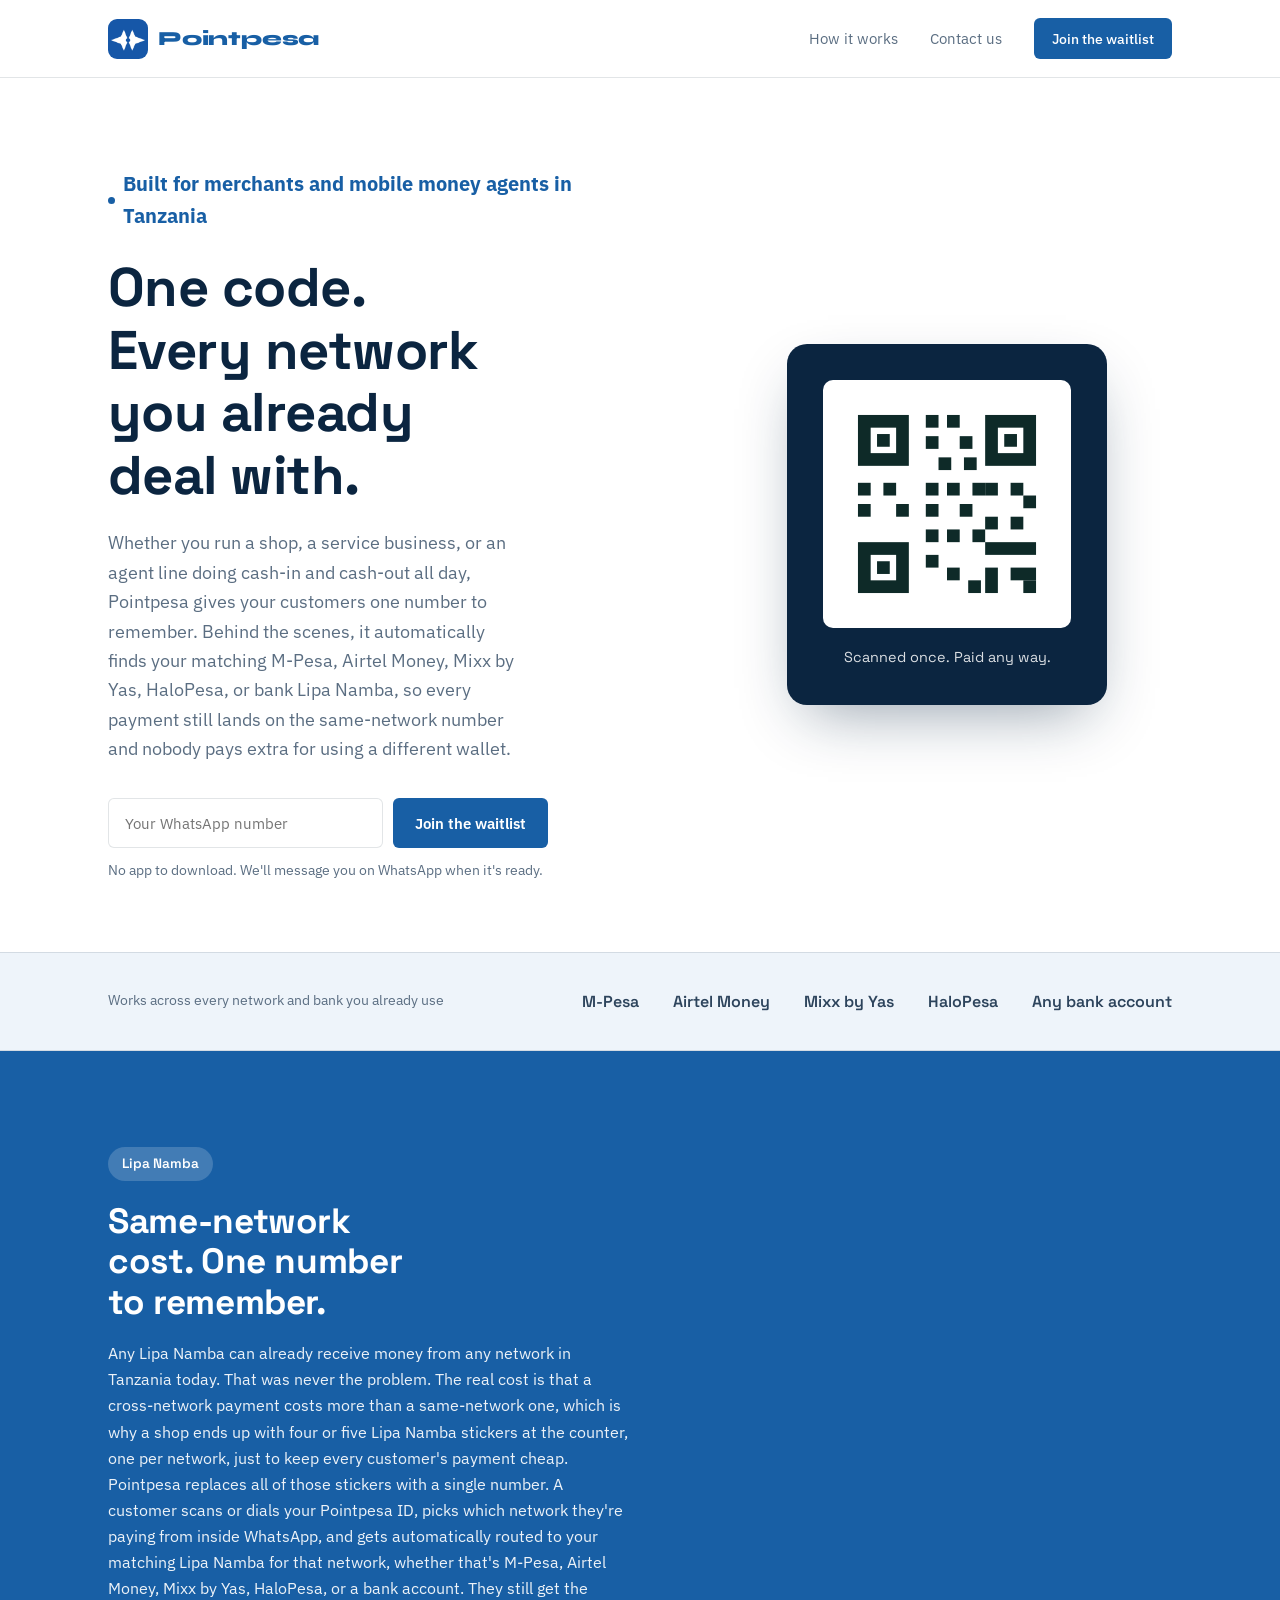
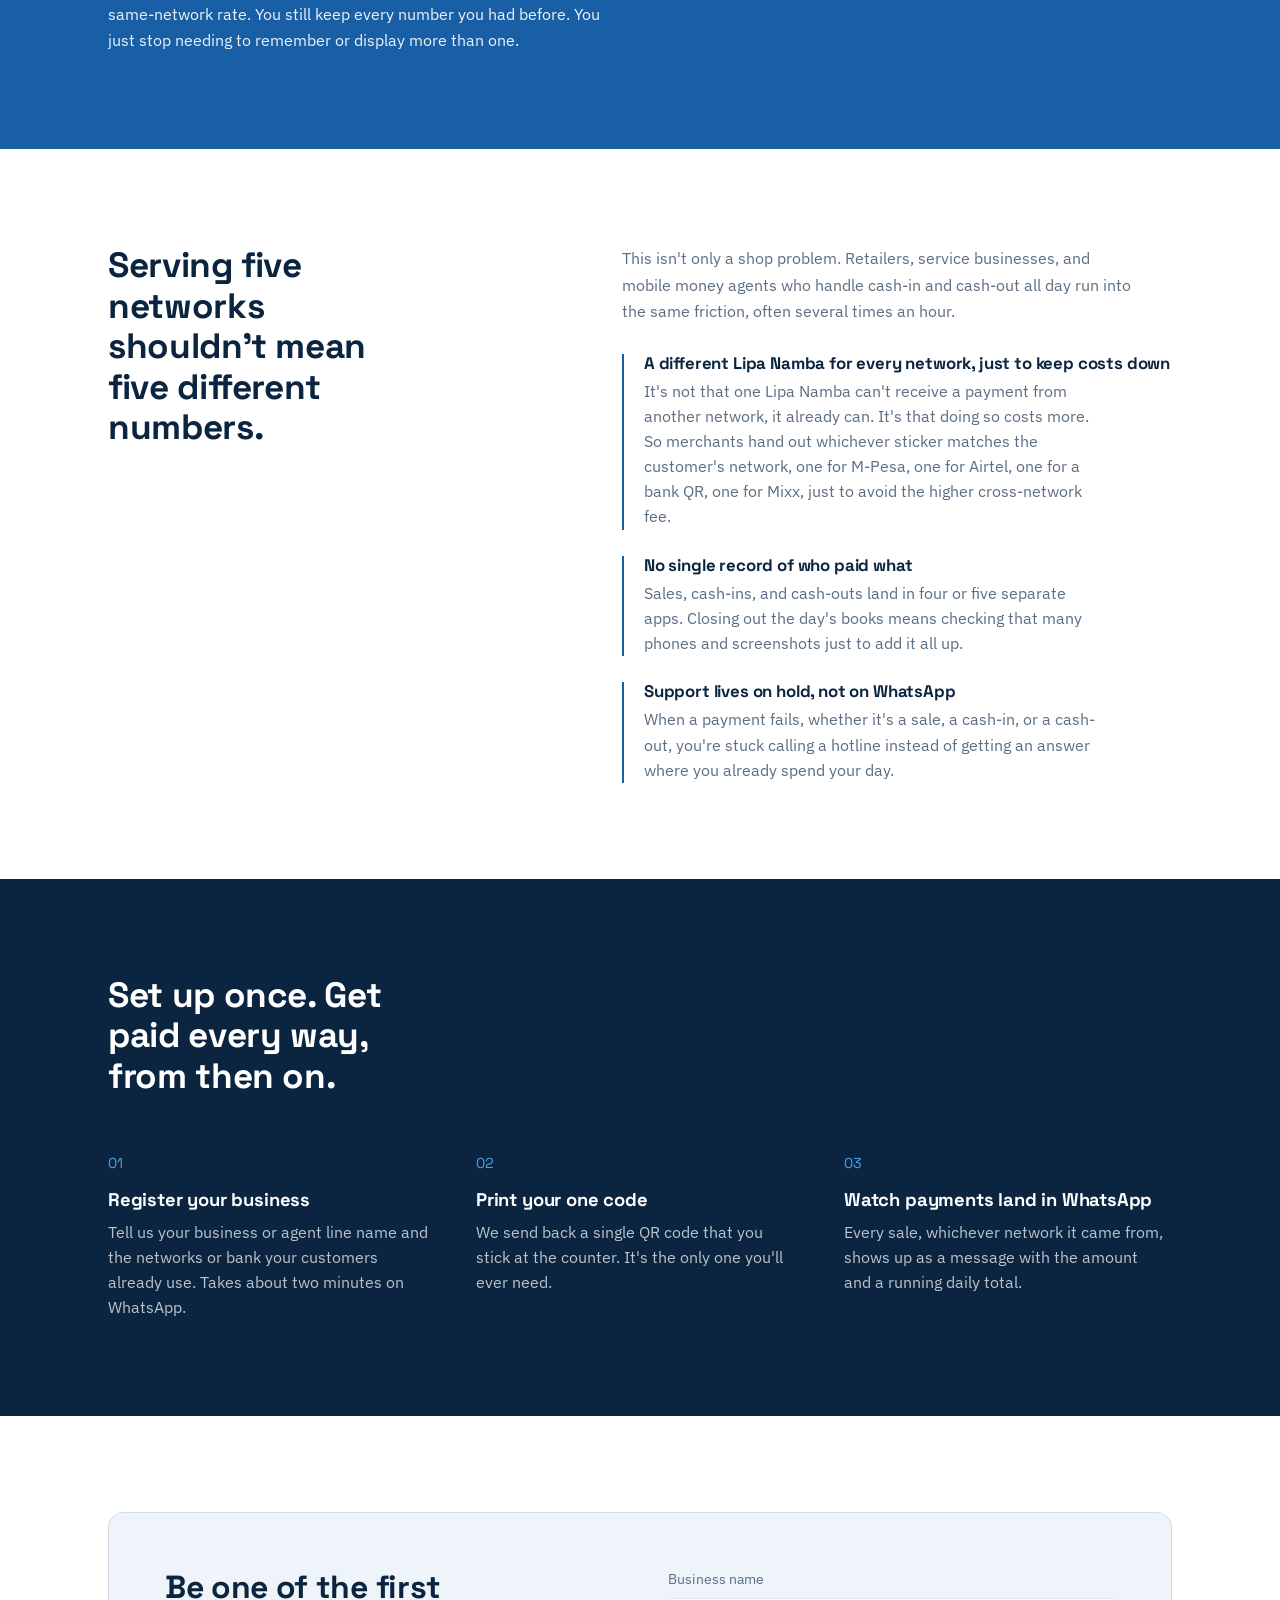
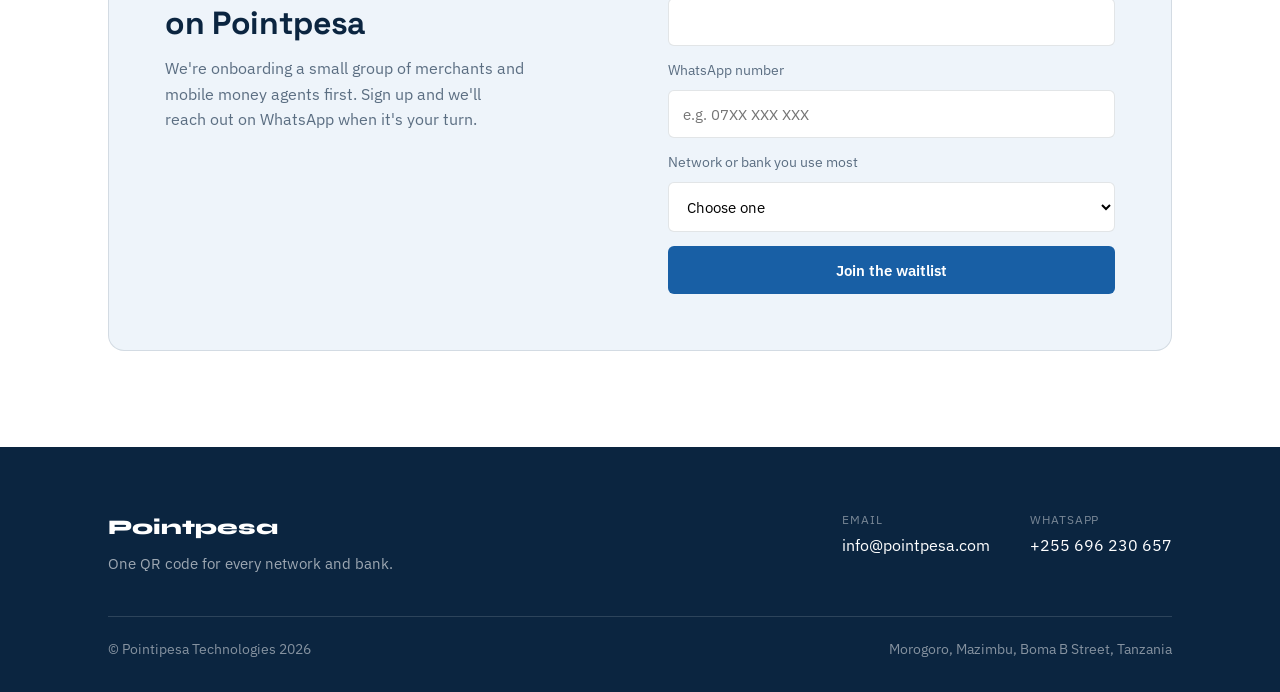
<file: index.html>
<!DOCTYPE html>
<html lang="en">
<head>
<meta charset="UTF-8">
<meta name="viewport" content="width=device-width, initial-scale=1.0">
<title>Pointpesa: One QR code for every network and bank</title>
<meta name="description" content="Pointpesa gives merchants and mobile money agents in Tanzania one number that automatically routes to the right M-Pesa, Airtel Money, Mixx by Yas, HaloPesa, or bank Lipa Namba, keeping same-network rates with sales confirmed straight in WhatsApp.">
<meta name="robots" content="index, follow">
<link rel="canonical" href="https://pointpesa.com/">

<!-- Open Graph / social sharing -->
<meta property="og:type" content="website">
<meta property="og:url" content="https://pointpesa.com/">
<meta property="og:title" content="Pointpesa: One QR code for every network and bank">
<meta property="og:description" content="One number that automatically routes to your matching M-Pesa, Airtel Money, Mixx by Yas, HaloPesa, or bank Lipa Namba, so every payment keeps the same-network rate.">
<meta property="og:image" content="https://pointpesa.com/assets/logo.png">
<meta property="og:locale" content="en_TZ">
<meta name="twitter:card" content="summary">
<meta name="twitter:title" content="Pointpesa: One QR code for every network and bank">
<meta name="twitter:description" content="One number that routes to your matching Lipa Namba on any network or bank, so every payment keeps the same-network rate.">
<meta name="twitter:image" content="https://pointpesa.com/assets/logo.png">

<!-- Structured data for search engines -->
<script type="application/ld+json">
{
  "@context": "https://schema.org",
  "@type": "Organization",
  "name": "Pointpesa",
  "legalName": "Pointipesa Technologies",
  "url": "https://pointpesa.com/",
  "logo": "https://pointpesa.com/assets/logo.png",
  "description": "WhatsApp-native payment routing for merchants and mobile money agents in Tanzania, giving customers one number that automatically finds the matching same-network Lipa Namba.",
  "address": {
    "@type": "PostalAddress",
    "streetAddress": "Boma B, Mazimbu",
    "addressLocality": "Morogoro",
    "addressCountry": "TZ"
  },
  "areaServed": "TZ"
}
</script>

<link rel="preconnect" href="https://fonts.googleapis.com">
<link rel="preconnect" href="https://fonts.gstatic.com" crossorigin>
<link href="https://fonts.googleapis.com/css2?family=Space+Grotesk:wght@400;500;600;700&family=Syne:wght@700;800&family=IBM+Plex+Sans:wght@400;500;600&display=swap" rel="stylesheet">
<link rel="stylesheet" href="style.css">
<link rel="icon" href="assets/logo.png">
</head>
<body>

<header>
  <div class="wrap">
    <div class="brand"><img src="assets/logo.png" alt="Pointpesa logo" class="logo-mark"><span class="brand-name">Pointpesa</span></div>
    <nav>
      <a href="#how">How it works</a>
      <a href="#contact">Contact us</a>
      <a href="#waitlist" class="nav-cta">Join the waitlist</a>
    </nav>
  </div>
</header>

<section class="hero">
  <div class="wrap">
    <div>
      <div class="eyebrow-tag"><span class="pip"></span><span class="eyebrow-text">Built for merchants and mobile money agents in Tanzania</span></div>
      <h1>One code. Every network you already deal with.</h1>
      <p class="lead">Whether you run a shop, a service business, or an agent line doing cash-in and cash-out all day, Pointpesa gives your customers one number to remember. Behind the scenes, it automatically finds your matching M-Pesa, Airtel Money, Mixx by Yas, HaloPesa, or bank Lipa Namba, so every payment still lands on the same-network number and nobody pays extra for using a different wallet.</p>
      <form class="hero-form" id="heroForm">
        <input type="text" placeholder="Your WhatsApp number" aria-label="WhatsApp number" required>
        <button type="submit" class="btn-primary">Join the waitlist</button>
      </form>
      <p class="hero-note">No app to download. We'll message you on WhatsApp when it's ready.</p>
    </div>
    <div class="qr-stage">
      <div class="qr-card">
        <div class="qr-grid">
          <svg viewBox="0 0 100 100" width="100%" height="100%">
            <rect width="100" height="100" fill="#fff"/>
            <g fill="#0E2A28">
              <rect x="8" y="8" width="24" height="24"/>
              <rect x="14" y="14" width="12" height="12" fill="#fff"/>
              <rect x="17" y="17" width="6" height="6"/>
              <rect x="68" y="8" width="24" height="24"/>
              <rect x="74" y="14" width="12" height="12" fill="#fff"/>
              <rect x="77" y="17" width="6" height="6"/>
              <rect x="8" y="68" width="24" height="24"/>
              <rect x="14" y="74" width="12" height="12" fill="#fff"/>
              <rect x="17" y="77" width="6" height="6"/>
              <rect x="40" y="8" width="6" height="6"/><rect x="50" y="8" width="6" height="6"/>
              <rect x="40" y="18" width="6" height="6"/><rect x="56" y="18" width="6" height="6"/>
              <rect x="46" y="28" width="6" height="6"/><rect x="58" y="28" width="6" height="6"/>
              <rect x="40" y="40" width="6" height="6"/><rect x="50" y="40" width="6" height="6"/><rect x="62" y="40" width="6" height="6"/>
              <rect x="8" y="40" width="6" height="6"/><rect x="20" y="40" width="6" height="6"/>
              <rect x="40" y="50" width="6" height="6"/><rect x="56" y="50" width="6" height="6"/>
              <rect x="8" y="50" width="6" height="6"/><rect x="26" y="50" width="6" height="6"/>
              <rect x="40" y="62" width="6" height="6"/><rect x="50" y="62" width="6" height="6"/><rect x="62" y="62" width="6" height="6"/>
              <rect x="68" y="40" width="6" height="6"/><rect x="80" y="40" width="6" height="6"/><rect x="86" y="46" width="6" height="6"/>
              <rect x="68" y="56" width="6" height="6"/><rect x="80" y="56" width="6" height="6"/>
              <rect x="68" y="68" width="24" height="6"/><rect x="68" y="80" width="6" height="12"/>
              <rect x="80" y="80" width="12" height="6"/><rect x="86" y="86" width="6" height="6"/>
              <rect x="40" y="74" width="6" height="6"/><rect x="50" y="80" width="6" height="6"/><rect x="60" y="86" width="6" height="6"/>
            </g>
          </svg>
        </div>
        <p class="qr-caption">Scanned once. Paid any way.</p>
      </div>
    </div>
  </div>
</section>

<div class="networks">
  <div class="wrap">
    <span class="networks-label">Works across every network and bank you already use</span>
    <div class="network-list">
      <span>M-Pesa</span><span>Airtel Money</span><span>Mixx by Yas</span><span>HaloPesa</span><span>Any bank account</span>
    </div>
  </div>
</div>

<section class="lipanamba">
  <div class="wrap">
    <div class="lipanamba-inner">
      <div class="lipanamba-badge">Lipa Namba</div>
      <h2>Same-network cost. One number to remember.</h2>
      <p>Any Lipa Namba can already receive money from any network in Tanzania today. That was never the problem. The real cost is that a cross-network payment costs more than a same-network one, which is why a shop ends up with four or five Lipa Namba stickers at the counter, one per network, just to keep every customer's payment cheap.</p>
      <p>Pointpesa replaces all of those stickers with a single number. A customer scans or dials your Pointpesa ID, picks which network they're paying from inside WhatsApp, and gets automatically routed to your matching Lipa Namba for that network, whether that's M-Pesa, Airtel Money, Mixx by Yas, HaloPesa, or a bank account. They still get the same-network rate. You still keep every number you had before. You just stop needing to remember or display more than one.</p>
    </div>
  </div>
</section>

<section class="problem">
  <div class="wrap">
    <h2>Serving five networks shouldn't mean five different numbers.</h2>
    <div class="problem-points">
      <p class="section-lead">This isn't only a shop problem. Retailers, service businesses, and mobile money agents who handle cash-in and cash-out all day run into the same friction, often several times an hour.</p>
      <div class="problem-point">
        <h3>A different Lipa Namba for every network, just to keep costs down</h3>
        <p>It's not that one Lipa Namba can't receive a payment from another network, it already can. It's that doing so costs more. So merchants hand out whichever sticker matches the customer's network, one for M-Pesa, one for Airtel, one for a bank QR, one for Mixx, just to avoid the higher cross-network fee.</p>
      </div>
      <div class="problem-point">
        <h3>No single record of who paid what</h3>
        <p>Sales, cash-ins, and cash-outs land in four or five separate apps. Closing out the day's books means checking that many phones and screenshots just to add it all up.</p>
      </div>
      <div class="problem-point">
        <h3>Support lives on hold, not on WhatsApp</h3>
        <p>When a payment fails, whether it's a sale, a cash-in, or a cash-out, you're stuck calling a hotline instead of getting an answer where you already spend your day.</p>
      </div>
    </div>
  </div>
</section>

<section class="how" id="how">
  <div class="wrap">
    <h2>Set up once. Get paid every way, from then on.</h2>
    <div class="how-steps">
      <div>
        <div class="step-num">01</div>
        <h3>Register your business</h3>
        <p>Tell us your business or agent line name and the networks or bank your customers already use. Takes about two minutes on WhatsApp.</p>
      </div>
      <div>
        <div class="step-num">02</div>
        <h3>Print your one code</h3>
        <p>We send back a single QR code that you stick at the counter. It's the only one you'll ever need.</p>
      </div>
      <div>
        <div class="step-num">03</div>
        <h3>Watch payments land in WhatsApp</h3>
        <p>Every sale, whichever network it came from, shows up as a message with the amount and a running daily total.</p>
      </div>
    </div>
  </div>
</section>

<section id="waitlist">
  <div class="wrap">
    <div class="waitlist">
      <div class="waitlist-inner">
        <div>
          <h2>Be one of the first on Pointpesa</h2>
          <p class="sub">We're onboarding a small group of merchants and mobile money agents first. Sign up and we'll reach out on WhatsApp when it's your turn.</p>
        </div>
        <form class="form-grid" id="waitlistForm">
          <div class="form-row">
            <label for="bizName">Business name</label>
            <input type="text" id="bizName" required>
          </div>
          <div class="form-row">
            <label for="waNumber">WhatsApp number</label>
            <input type="text" id="waNumber" placeholder="e.g. 07XX XXX XXX" required>
          </div>
          <div class="form-row">
            <label for="network">Network or bank you use most</label>
            <select id="network" required>
              <option value="" disabled selected>Choose one</option>
              <option>M-Pesa</option>
              <option>Airtel Money</option>
              <option>Mixx by Yas</option>
              <option>HaloPesa</option>
              <option>A bank account</option>
            </select>
          </div>
          <button type="submit" class="btn-primary">Join the waitlist</button>
          <div class="form-success" id="formSuccess">You're on the list. We'll message you on WhatsApp soon.</div>
        </form>
      </div>
    </div>
  </div>
</section>

<footer>
  <div class="wrap">
    <div class="foot-grid">
      <div class="foot-brand-col">
        <div class="foot-brand">Pointpesa</div>
        <p class="foot-tag">One QR code for every network and bank.</p>
      </div>
      <div class="foot-contact" id="contact">
        <a href="mailto:info@pointpesa.com" class="foot-contact-item">
          <span class="foot-label">Email</span>
          <span class="foot-value">info@pointpesa.com</span>
        </a>
        <a href="https://wa.me/255696230657" target="_blank" rel="noopener" class="foot-contact-item">
          <span class="foot-label">WhatsApp</span>
          <span class="foot-value">+255 696 230 657</span>
        </a>
      </div>
    </div>
    <div class="foot-bottom">
      <div class="foot-note">© Pointipesa Technologies 2026</div>
      <div class="foot-location">Morogoro, Mazimbu, Boma B Street, Tanzania</div>
    </div>
  </div>
</footer>

<script src="script.js"></script>

</body>
</html>
</file>
<file: style.css>
:root{
    --ink:#0B2540;
    --blue:#185FA5;
    --blue-deep:#0F4676;
    --accent:#4C9FE0;
    --sky:#EEF4FA;
    --white:#FFFFFF;
    --text:#142A3D;
    --text-soft:#5B6E82;
    --line: rgba(20,42,61,0.12);
    --radius: 10px;
  }

  *{margin:0;padding:0;box-sizing:border-box;}
  html{scroll-behavior:smooth;}
  body{
    background:var(--white);
    color:var(--text);
    font-family:'IBM Plex Sans', sans-serif;
    line-height:1.6;
    -webkit-font-smoothing:antialiased;
  }
  h1,h2,h3{
    font-family:'Space Grotesk', sans-serif;
    color:var(--ink);
    line-height:1.15;
    letter-spacing:-0.01em;
  }
  a{color:inherit;text-decoration:none;}
  img,svg{display:block;}
  .wrap{max-width:1120px;margin:0 auto;padding:0 28px;}
  section{padding:96px 0;}
  #how, #contact{scroll-margin-top:90px;}
  @media (max-width:720px){ section{padding:64px 0;} }

  :focus-visible{outline:2px solid var(--blue); outline-offset:3px;}

  /* ---------- header ---------- */
  header{
    position:sticky; top:0; z-index:20;
    background:rgba(255,255,255,0.92);
    backdrop-filter:blur(6px);
    border-bottom:1px solid var(--line);
  }
  header .wrap{
    display:flex; align-items:center; justify-content:space-between;
    padding-top:18px; padding-bottom:18px;
  }
  .brand{
    display:flex; align-items:center; gap:10px;
    font-family:'Space Grotesk', sans-serif;
    font-weight:700; font-size:1.15rem; color:var(--ink);
  }
  .brand .wordmark{height:20px; width:auto;}
  .brand .brand-name{
    font-family:'Syne', sans-serif;
    font-weight:800; font-size:1.25rem; letter-spacing:-0.01em;
    color:var(--blue);
  }
  .brand .logo-mark{width:40px;height:40px;border-radius:9px;}
  nav{display:flex; align-items:center; gap:32px; font-size:0.95rem;}
  nav a{color:var(--text-soft); transition:color .15s;}
  nav a:hover{color:var(--ink);}
  .nav-cta{
    display:inline-flex; align-items:center;
    background:var(--blue); color:var(--white);
    padding:9px 18px; border-radius:6px;
    font-size:0.9rem; font-weight:500;
    transition:background .15s;
  }
  .nav-cta:hover{background:var(--blue-deep);}
  @media (max-width:640px){
    header .wrap{flex-wrap:wrap; gap:12px; padding-top:14px; padding-bottom:14px;}
    nav{width:100%; justify-content:space-between; gap:14px; font-size:0.85rem;}
    .nav-cta{padding:8px 14px; font-size:0.85rem; white-space:nowrap;}
  }

  /* ---------- hero ---------- */
  .hero{
    padding-top:90px; padding-bottom:70px;
  }
  .hero .wrap{
    display:grid; grid-template-columns:1.1fr 0.9fr; gap:64px; align-items:center;
  }
  @media (max-width:860px){
    .hero .wrap{grid-template-columns:1fr; gap:48px;}
    .hero{padding-top:56px;}
  }
  .eyebrow-tag{
    display:inline-flex; align-items:center; gap:8px;
    font-size:clamp(1rem, 2.6vw, 1.25rem); font-weight:700; color:var(--blue);
    margin-bottom:24px;
  }
  .eyebrow-tag .pip{width:7px;height:7px;border-radius:50%;background:var(--blue); flex-shrink:0;}
  .eyebrow-text{
    display:inline-block;
    opacity:0; transform:translateY(8px);
    animation: eyebrowReveal 1.6s cubic-bezier(0.22, 1, 0.36, 1) 0.15s forwards;
  }
  @keyframes eyebrowReveal{ to{opacity:1; transform:translateY(0);} }
  @media (prefers-reduced-motion: reduce){
    .eyebrow-text{animation:none; opacity:1; transform:none;}
  }
  .hero h1{
    font-size:clamp(2.2rem, 4.6vw, 3.4rem);
    max-width:11ch;
    margin-bottom:22px;
  }
  .hero p.lead{
    font-size:1.15rem; color:var(--text-soft);
    max-width:38ch; margin-bottom:34px;
  }
  .hero-form{
    display:flex; gap:10px; max-width:440px; flex-wrap:wrap;
  }
  .hero-form input[type=text]{
    flex:1; min-width:200px;
    padding:14px 16px; border-radius:6px;
    border:1px solid var(--line); background:#fff;
    font-family:'IBM Plex Sans', sans-serif; font-size:0.95rem;
  }
  .hero-form input[type=text]:focus{border-color:var(--blue);}
  .btn-primary{
    padding:14px 22px; border-radius:6px; border:none;
    background:var(--blue); color:#fff;
    font-family:'IBM Plex Sans', sans-serif; font-weight:600; font-size:0.95rem;
    cursor:pointer; transition:background .15s;
  }
  .btn-primary:hover{background:var(--blue-deep);}
  .hero-note{font-size:0.85rem; color:var(--text-soft); margin-top:12px;}

  /* ---------- QR visual ---------- */
  .qr-stage{
    position:relative; display:flex; justify-content:center;
  }
  .qr-card{
    background:var(--ink); border-radius:20px;
    padding:36px; width:min(320px, 100%);
    box-shadow:0 24px 60px -20px rgba(11,37,64,0.45);
  }
  .qr-grid{
    background:#fff; border-radius:10px; padding:18px;
    aspect-ratio:1/1;
  }
  .qr-caption{
    color:var(--white); font-family:'Space Grotesk', sans-serif;
    font-size:0.9rem; margin-top:18px; text-align:center; opacity:0.85;
  }
  @keyframes qrPulse{
    0%{ transform:scale(1); }
    50%{ transform:scale(1.035); }
    100%{ transform:scale(1); }
  }
  .qr-grid{ animation:qrPulse 2.6s ease-in-out 1; }
  @media (prefers-reduced-motion:reduce){ .qr-grid{ animation:none; } }

  /* ---------- network strip ---------- */
  .networks{
    border-top:1px solid var(--line); border-bottom:1px solid var(--line);
    padding:36px 0;
    background:var(--sky);
  }
  .networks .wrap{
    display:flex; align-items:center; justify-content:space-between;
    flex-wrap:wrap; gap:20px;
  }
  .networks-label{
    font-size:0.85rem; color:var(--text-soft); white-space:nowrap;
  }
  .network-list{
    display:flex; gap:34px; flex-wrap:wrap;
    font-family:'Space Grotesk', sans-serif; font-weight:600;
    color:var(--ink); font-size:1rem; opacity:0.85;
  }

  /* ---------- problem ---------- */
  .problem .wrap{
    display:grid; grid-template-columns:0.9fr 1.1fr; gap:64px;
  }
  @media (max-width:860px){ .problem .wrap{grid-template-columns:1fr; gap:32px;} }
  .problem h2{font-size:clamp(1.7rem,3vw,2.2rem); max-width:12ch;}
  .problem-points{display:flex; flex-direction:column; gap:26px;}
  .section-lead{color:var(--text-soft); font-size:1.02rem; max-width:52ch; margin-bottom:4px;}
  .problem-point{
    padding-left:20px; border-left:2px solid var(--blue);
  }
  .problem-point h3{font-size:1.05rem; margin-bottom:6px;}
  .problem-point p{color:var(--text-soft); font-size:0.98rem; max-width:46ch;}

  /* ---------- how it works ---------- */
  .how{background:var(--ink); color:var(--white);}
  .how h2{color:var(--white); font-size:clamp(1.7rem,3vw,2.2rem); max-width:14ch; margin-bottom:56px;}
  .how-steps{
    display:grid; grid-template-columns:repeat(3,1fr); gap:40px;
  }
  @media (max-width:860px){ .how-steps{grid-template-columns:1fr; gap:36px;} }
  .step-num{
    font-family:'Space Grotesk', sans-serif; font-size:0.9rem;
    color:var(--accent); margin-bottom:14px;
  }
  .how-steps h3{color:var(--white); font-size:1.15rem; margin-bottom:10px;}
  .how-steps p{color:rgba(255,255,255,0.72); font-size:0.97rem; max-width:32ch;}
  .step-divider{
    height:1px; background:rgba(255,255,255,0.18); margin-top:16px; margin-bottom:0;
    display:none;
  }

  /* ---------- lipa namba ---------- */
  .lipanamba{
    background:var(--blue); color:#fff;
  }
  .lipanamba-inner{ max-width:56ch; }
  .lipanamba-badge{
    display:inline-flex; align-items:center;
    font-family:'Space Grotesk', sans-serif; font-weight:600; font-size:0.85rem;
    background:rgba(255,255,255,0.18); color:#fff;
    padding:6px 14px; border-radius:20px; margin-bottom:20px;
  }
  .lipanamba h2{
    color:#fff; font-size:clamp(1.7rem,3vw,2.2rem); margin-bottom:18px; max-width:14ch;
  }
  .lipanamba p{
    color:rgba(255,255,255,0.92); font-size:1.02rem; max-width:52ch;
  }

  /* ---------- waitlist ---------- */
  .waitlist{
    background:var(--sky); border:1px solid var(--line); border-radius:16px;
    padding:56px; margin:0 auto;
  }
  @media (max-width:720px){ .waitlist{padding:32px 22px;} }
  .waitlist-inner{
    display:grid; grid-template-columns:1fr 1fr; gap:56px; align-items:start;
  }
  @media (max-width:860px){ .waitlist-inner{grid-template-columns:1fr; gap:32px;} }
  .waitlist h2{font-size:clamp(1.6rem,3vw,2rem); max-width:14ch; margin-bottom:14px;}
  .waitlist p.sub{color:var(--text-soft); max-width:36ch;}
  .form-grid{display:flex; flex-direction:column; gap:14px;}
  .form-grid label{font-size:0.85rem; color:var(--text-soft); margin-bottom:2px; display:block;}
  .form-grid input, .form-grid select{
    width:100%; padding:13px 14px; border-radius:6px;
    border:1px solid var(--line); background:var(--white);
    font-family:'IBM Plex Sans', sans-serif; font-size:0.95rem;
  }
  .form-grid input:focus, .form-grid select:focus{border-color:var(--blue); background:#fff;}
  .form-row{display:flex; flex-direction:column; gap:6px;}
  .form-success{
    display:none; background:#E7F1FB; border:1px solid var(--blue);
    color:var(--blue-deep); padding:14px 16px; border-radius:6px; font-size:0.92rem;
    margin-top:6px;
  }
  .form-success.show{display:block;}

  /* ---------- footer ---------- */
  footer{background:var(--ink); padding:64px 0 32px;}
  footer .wrap{display:flex; flex-direction:column; gap:40px;}
  .foot-grid{
    display:flex; justify-content:space-between; align-items:flex-start;
    flex-wrap:wrap; gap:32px;
  }
  .foot-brand-col{max-width:320px;}
  .foot-brand{
    font-family:'Syne', sans-serif; font-weight:800; font-size:1.3rem; color:#fff;
  }
  .foot-tag{color:rgba(255,255,255,0.6); font-size:0.92rem; margin-top:8px;}
  .foot-contact{display:flex; gap:40px; flex-wrap:wrap;}
  .foot-contact-item{display:flex; flex-direction:column; gap:4px;}
  .foot-label{
    font-size:0.72rem; text-transform:uppercase; letter-spacing:0.08em;
    color:rgba(255,255,255,0.45);
  }
  .foot-value{font-size:0.98rem; color:#fff; transition:color .15s;}
  .foot-contact-item:hover .foot-value{color:var(--accent);}
  .foot-bottom{
    border-top:1px solid rgba(255,255,255,0.14); padding-top:22px;
    display:flex; justify-content:space-between; flex-wrap:wrap; gap:10px;
  }
  .foot-note, .foot-location{font-size:0.85rem; color:rgba(255,255,255,0.5);}
</file>
